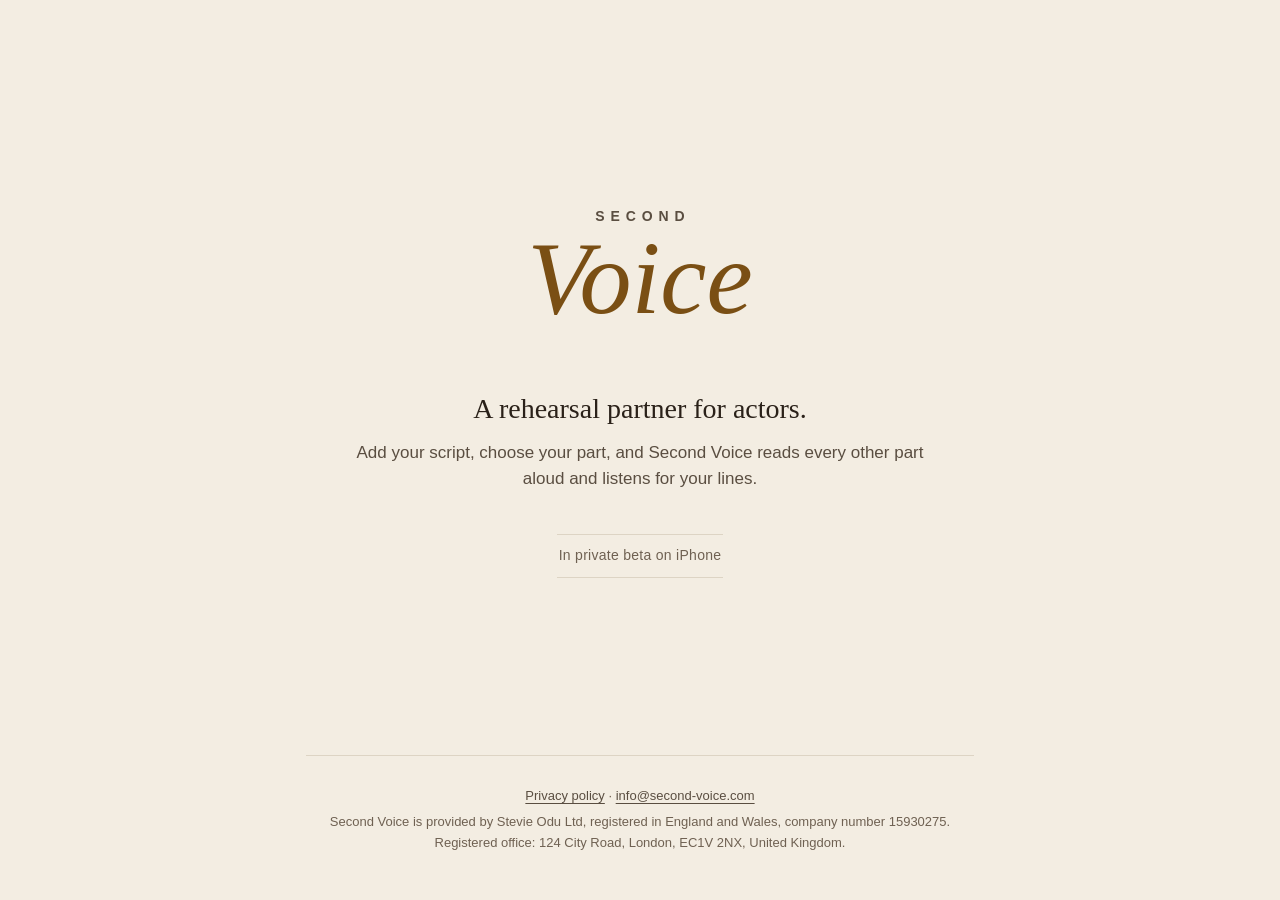
<file: index.html>
<!doctype html>
<html lang="en-GB">
<head>
<meta charset="utf-8">
<meta name="viewport" content="width=device-width, initial-scale=1">
<meta http-equiv="Content-Security-Policy" content="default-src 'none'; style-src 'self'; img-src 'self'; base-uri 'none'; form-action 'none'">
<meta name="referrer" content="no-referrer">
<meta name="description" content="Second Voice is a rehearsal partner for actors: it reads every other part aloud and listens for your lines.">
<title>Second Voice</title>
<link rel="stylesheet" href="styles.css">
</head>
<body class="home">
<main class="hero">
  <h1 class="mark" aria-label="Second Voice"><span class="mark-top">SECOND</span><span class="mark-bottom">Voice</span></h1>
  <p class="lede">A rehearsal partner for actors.</p>
  <p class="sub">Add your script, choose your part, and Second Voice reads every other part aloud and listens for your lines.</p>
  <p class="status">In private beta on iPhone</p>
</main>
<footer class="foot">
<p><a href="privacy/">Privacy policy</a> · <a href="mailto:info@second-voice.com">info@second-voice.com</a></p>
<p>Second Voice is provided by Stevie Odu Ltd, registered in England and Wales, company number 15930275.<br>Registered office: 124 City Road, London, EC1V 2NX, United Kingdom.</p>
</footer>
</body>
</html>
</file>
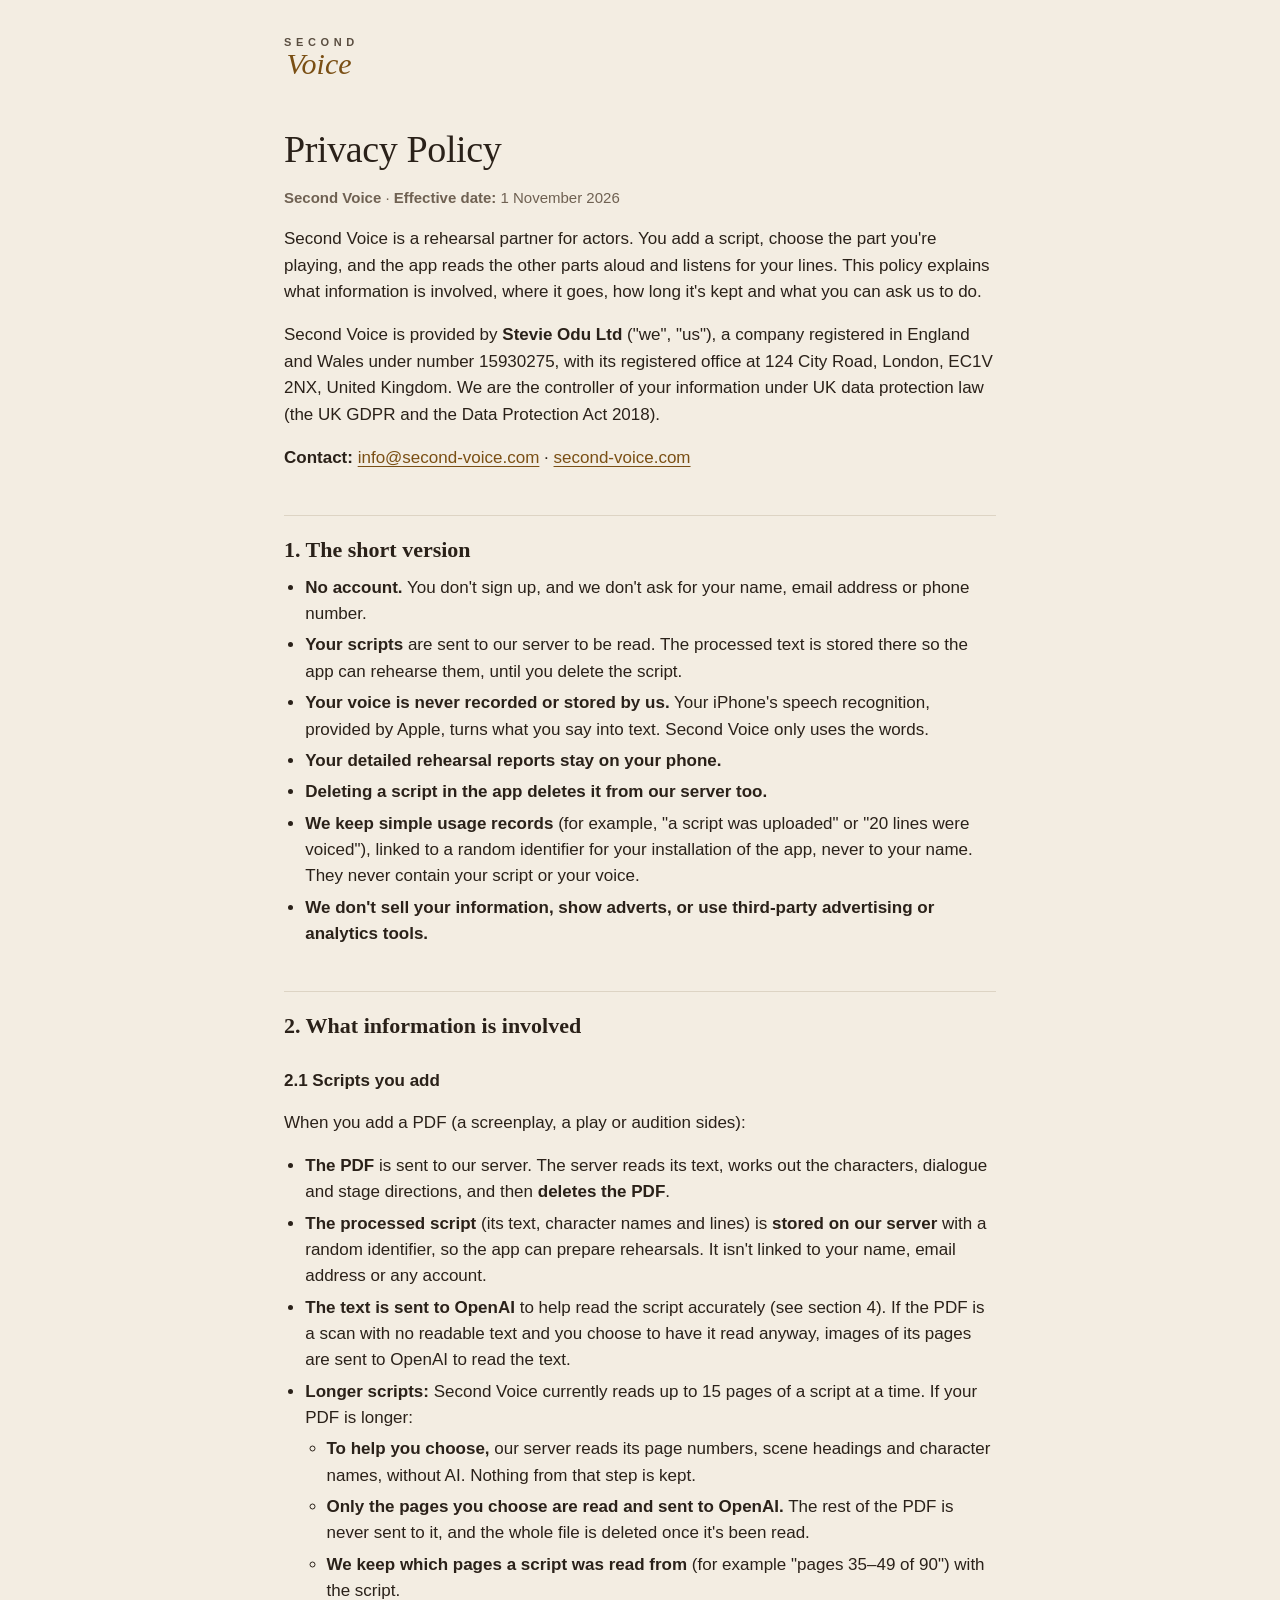
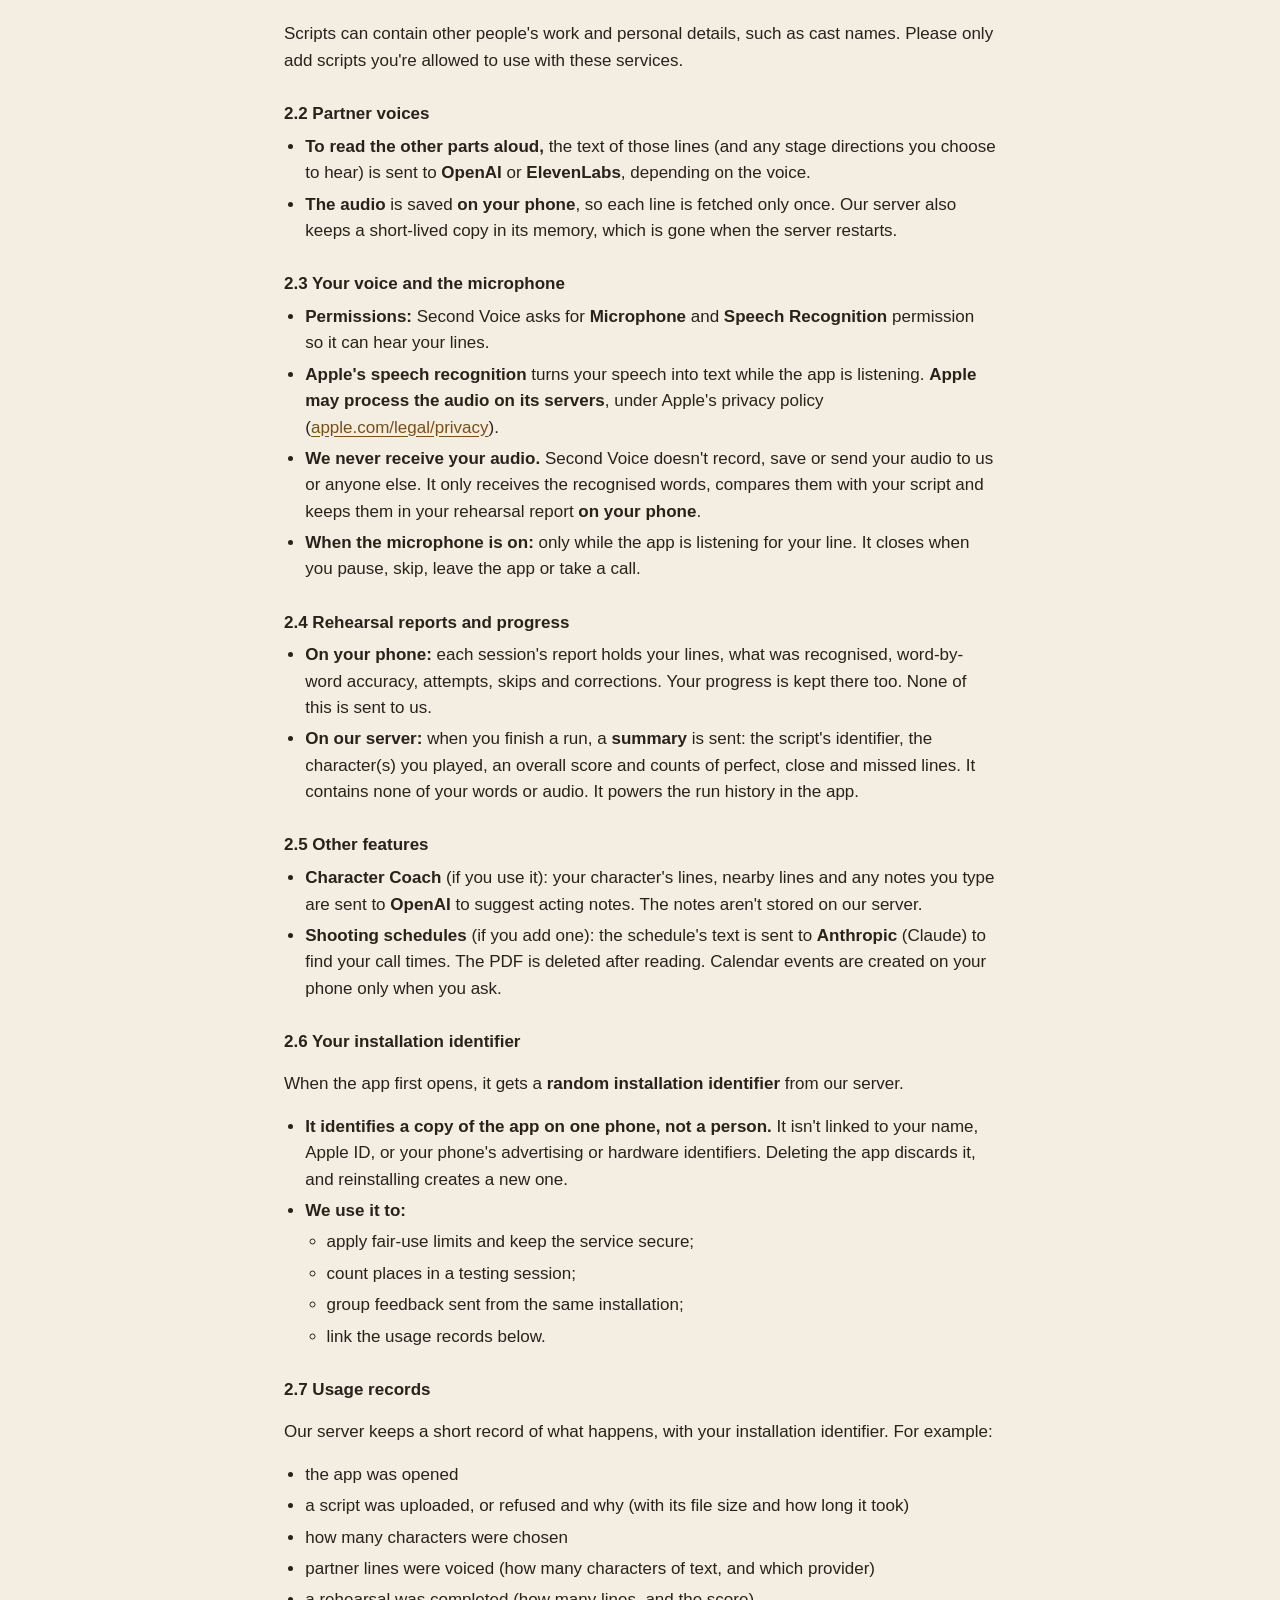
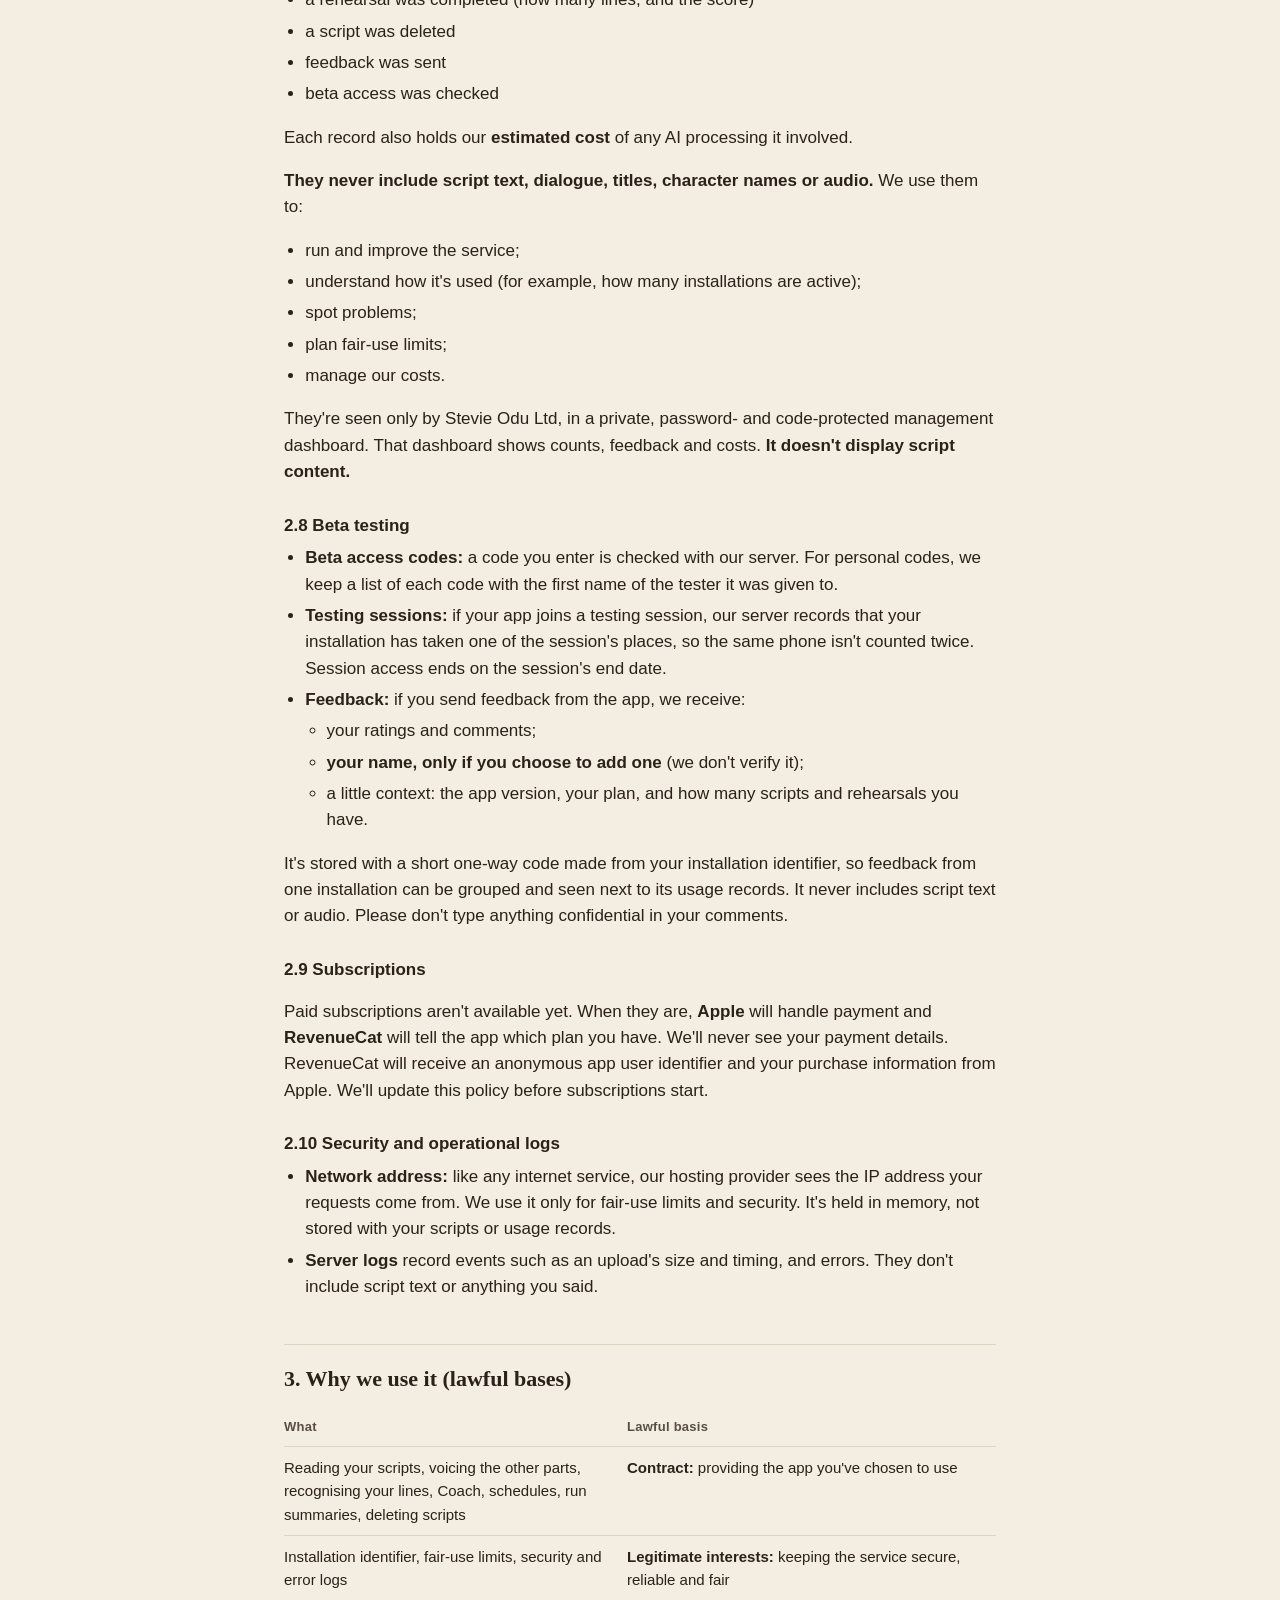
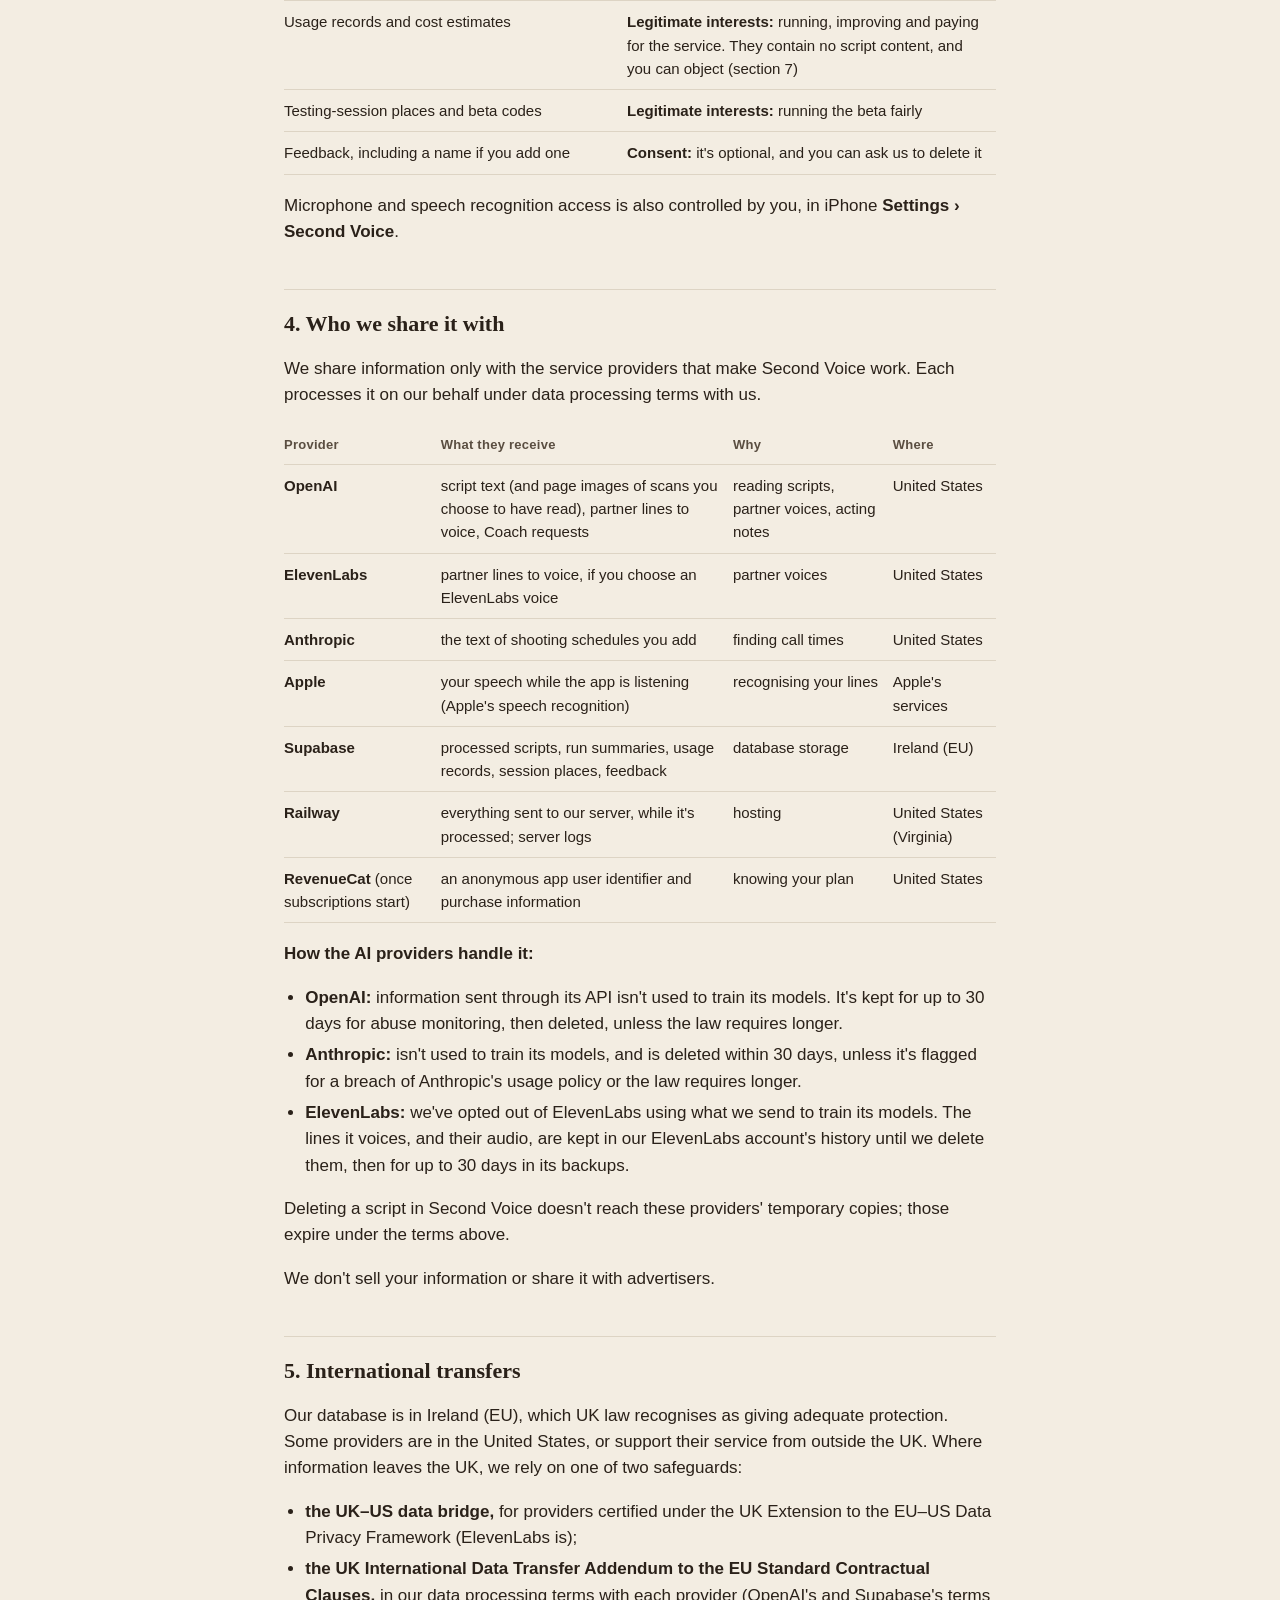
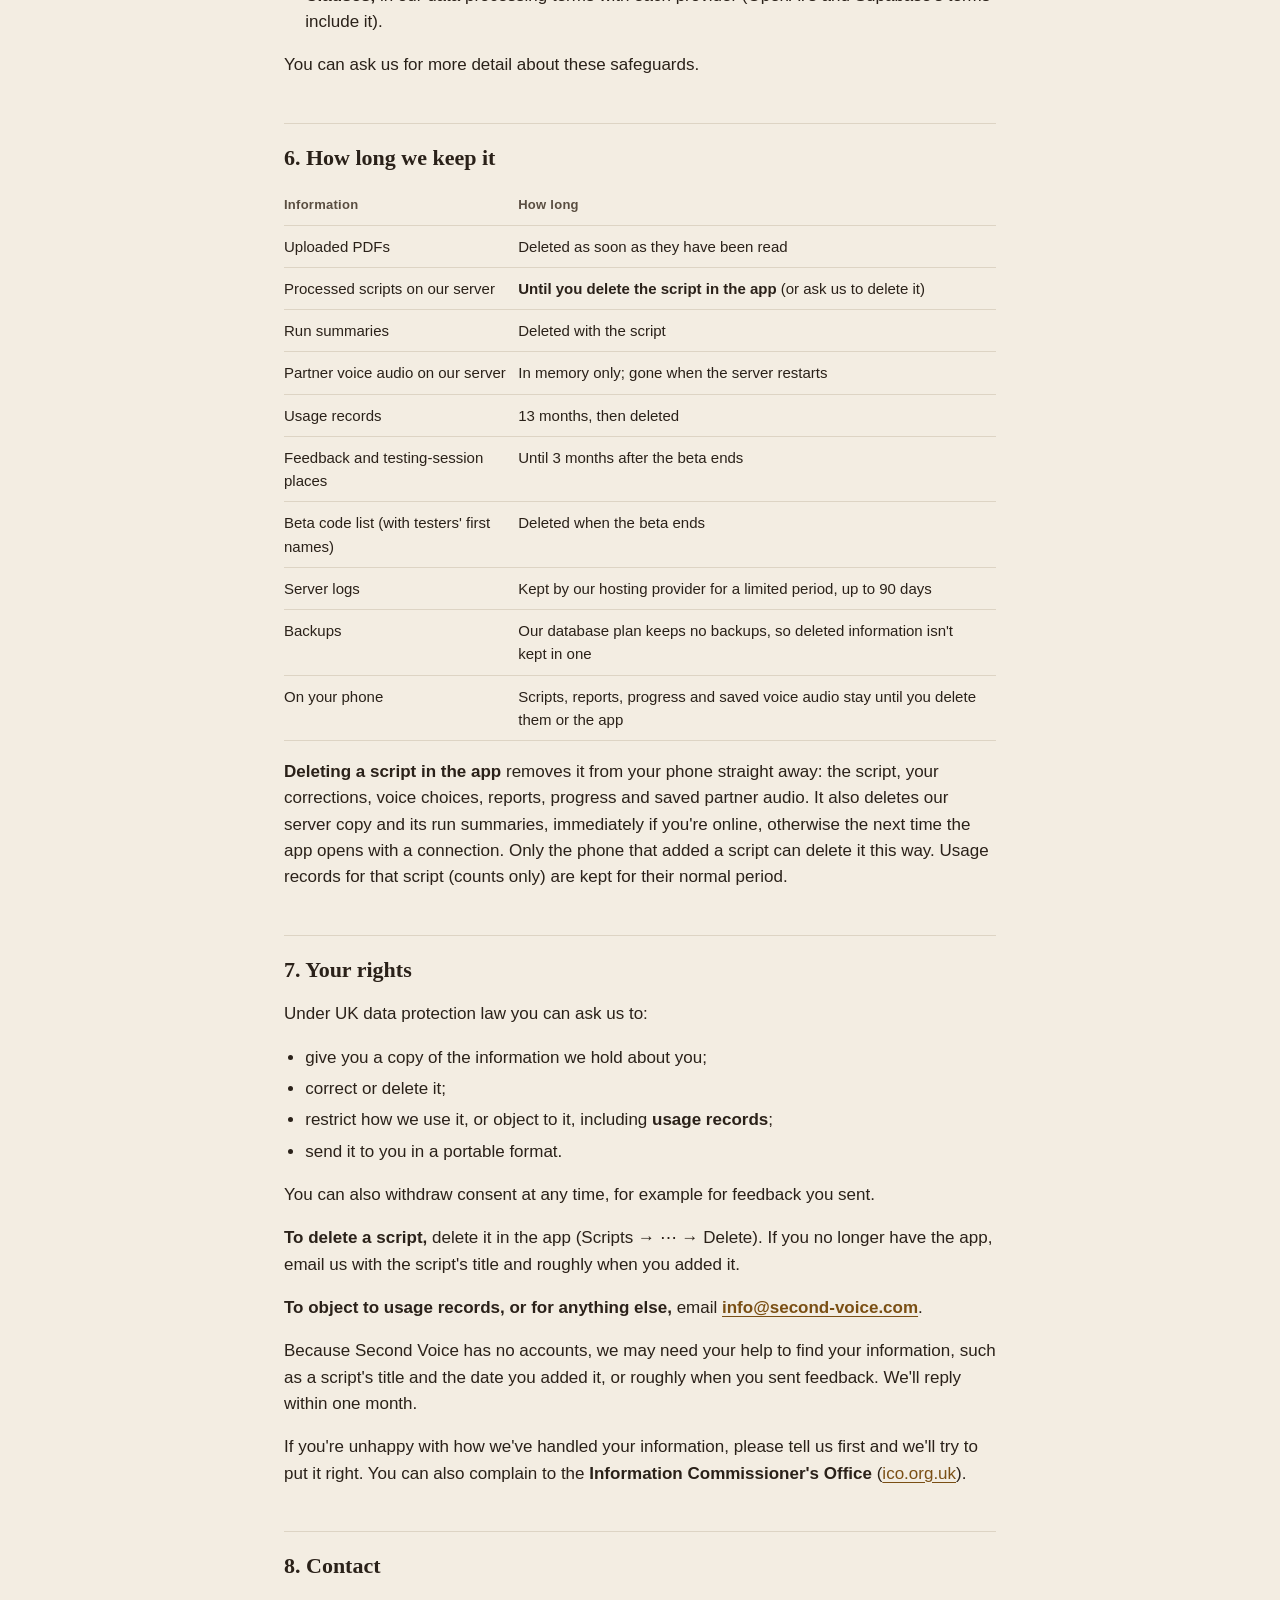
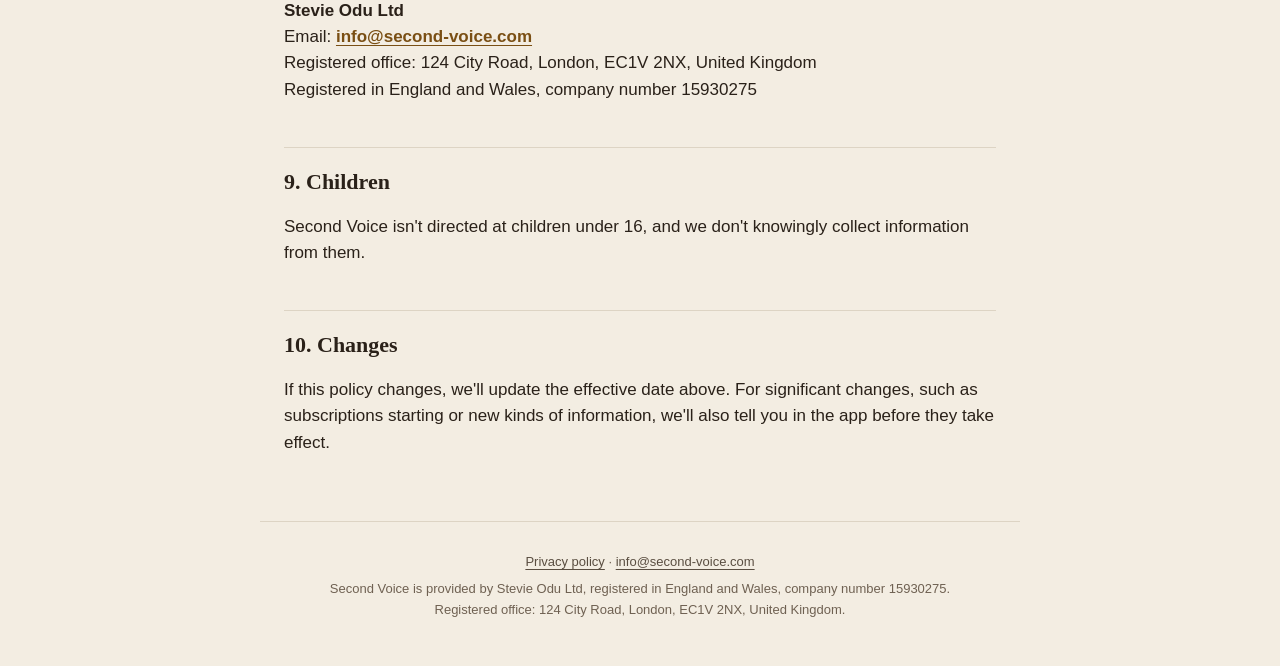
<file: privacy/index.html>
<!doctype html>
<html lang="en-GB">
<head>
<meta charset="utf-8">
<meta name="viewport" content="width=device-width, initial-scale=1">
<meta http-equiv="Content-Security-Policy" content="default-src 'none'; style-src 'self'; img-src 'self'; base-uri 'none'; form-action 'none'">
<meta name="referrer" content="no-referrer">
<title>Privacy policy · Second Voice</title>
<link rel="stylesheet" href="../styles.css">
</head>
<body>
<header class="bar"><a class="mark" href="../" aria-label="Second Voice home"><span class="mark-top">SECOND</span><span class="mark-bottom">Voice</span></a></header>
<main class="doc">
<h1>Privacy Policy</h1>
<p><strong>Second Voice</strong> · <strong>Effective date:</strong> 1 November 2026</p>
<p>Second Voice is a rehearsal partner for actors. You add a script, choose the part you're playing, and the app reads the other parts aloud and listens for your lines. This policy explains what information is involved, where it goes, how long it's kept and what you can ask us to do.</p>
<p>Second Voice is provided by <strong>Stevie Odu Ltd</strong> ("we", "us"), a company registered in England and Wales under number 15930275, with its registered office at 124 City Road, London, EC1V 2NX, United Kingdom. We are the controller of your information under UK data protection law (the UK GDPR and the Data Protection Act 2018).</p>
<p><strong>Contact:</strong> <a href="mailto:info@second-voice.com">info@second-voice.com</a> · <a href="https://second-voice.com">second-voice.com</a></p>
<h2>1. The short version</h2>
<ul>
<li><strong>No account.</strong> You don't sign up, and we don't ask for your name, email address or phone number.
</li>
<li><strong>Your scripts</strong> are sent to our server to be read. The processed text is stored there so the app can rehearse them, until you delete the script.
</li>
<li><strong>Your voice is never recorded or stored by us.</strong> Your iPhone's speech recognition, provided by Apple, turns what you say into text. Second Voice only uses the words.
</li>
<li><strong>Your detailed rehearsal reports stay on your phone.</strong>
</li>
<li><strong>Deleting a script in the app deletes it from our server too.</strong>
</li>
<li><strong>We keep simple usage records</strong> (for example, "a script was uploaded" or "20 lines were voiced"), linked to a random identifier for your installation of the app, never to your name. They never contain your script or your voice.
</li>
<li><strong>We don't sell your information, show adverts, or use third-party advertising or analytics tools.</strong>
</li></ul>
<h2>2. What information is involved</h2>
<h3>2.1 Scripts you add</h3>
<p>When you add a PDF (a screenplay, a play or audition sides):</p>
<ul>
<li><strong>The PDF</strong> is sent to our server. The server reads its text, works out the characters, dialogue and stage directions, and then <strong>deletes the PDF</strong>.
</li>
<li><strong>The processed script</strong> (its text, character names and lines) is <strong>stored on our server</strong> with a random identifier, so the app can prepare rehearsals. It isn't linked to your name, email address or any account.
</li>
<li><strong>The text is sent to OpenAI</strong> to help read the script accurately (see section 4). If the PDF is a scan with no readable text and you choose to have it read anyway, images of its pages are sent to OpenAI to read the text.
</li>
<li><strong>Longer scripts:</strong> Second Voice currently reads up to 15 pages of a script at a time. If your PDF is longer:
<ul>
<li><strong>To help you choose,</strong> our server reads its page numbers, scene headings and character names, without AI. Nothing from that step is kept.
</li>
<li><strong>Only the pages you choose are read and sent to OpenAI.</strong> The rest of the PDF is never sent to it, and the whole file is deleted once it's been read.
</li>
<li><strong>We keep which pages a script was read from</strong> (for example "pages 35–49 of 90") with the script.
</li></ul></li></ul>
<p>Scripts can contain other people's work and personal details, such as cast names. Please only add scripts you're allowed to use with these services.</p>
<h3>2.2 Partner voices</h3>
<ul>
<li><strong>To read the other parts aloud,</strong> the text of those lines (and any stage directions you choose to hear) is sent to <strong>OpenAI</strong> or <strong>ElevenLabs</strong>, depending on the voice.
</li>
<li><strong>The audio</strong> is saved <strong>on your phone</strong>, so each line is fetched only once. Our server also keeps a short-lived copy in its memory, which is gone when the server restarts.
</li></ul>
<h3>2.3 Your voice and the microphone</h3>
<ul>
<li><strong>Permissions:</strong> Second Voice asks for <strong>Microphone</strong> and <strong>Speech Recognition</strong> permission so it can hear your lines.
</li>
<li><strong>Apple's speech recognition</strong> turns your speech into text while the app is listening. <strong>Apple may process the audio on its servers</strong>, under Apple's privacy policy (<a href="https://www.apple.com/legal/privacy/">apple.com/legal/privacy</a>).
</li>
<li><strong>We never receive your audio.</strong> Second Voice doesn't record, save or send your audio to us or anyone else. It only receives the recognised words, compares them with your script and keeps them in your rehearsal report <strong>on your phone</strong>.
</li>
<li><strong>When the microphone is on:</strong> only while the app is listening for your line. It closes when you pause, skip, leave the app or take a call.
</li></ul>
<h3>2.4 Rehearsal reports and progress</h3>
<ul>
<li><strong>On your phone:</strong> each session's report holds your lines, what was recognised, word-by-word accuracy, attempts, skips and corrections. Your progress is kept there too. None of this is sent to us.
</li>
<li><strong>On our server:</strong> when you finish a run, a <strong>summary</strong> is sent: the script's identifier, the character(s) you played, an overall score and counts of perfect, close and missed lines. It contains none of your words or audio. It powers the run history in the app.
</li></ul>
<h3>2.5 Other features</h3>
<ul>
<li><strong>Character Coach</strong> (if you use it): your character's lines, nearby lines and any notes you type are sent to <strong>OpenAI</strong> to suggest acting notes. The notes aren't stored on our server.
</li>
<li><strong>Shooting schedules</strong> (if you add one): the schedule's text is sent to <strong>Anthropic</strong> (Claude) to find your call times. The PDF is deleted after reading. Calendar events are created on your phone only when you ask.
</li></ul>
<h3>2.6 Your installation identifier</h3>
<p>When the app first opens, it gets a <strong>random installation identifier</strong> from our server.</p>
<ul>
<li><strong>It identifies a copy of the app on one phone, not a person.</strong> It isn't linked to your name, Apple ID, or your phone's advertising or hardware identifiers. Deleting the app discards it, and reinstalling creates a new one.
</li>
<li><strong>We use it to:</strong>
<ul>
<li>apply fair-use limits and keep the service secure;
</li>
<li>count places in a testing session;
</li>
<li>group feedback sent from the same installation;
</li>
<li>link the usage records below.
</li></ul></li></ul>
<h3>2.7 Usage records</h3>
<p>Our server keeps a short record of what happens, with your installation identifier. For example:</p>
<ul>
<li>the app was opened
</li>
<li>a script was uploaded, or refused and why (with its file size and how long it took)
</li>
<li>how many characters were chosen
</li>
<li>partner lines were voiced (how many characters of text, and which provider)
</li>
<li>a rehearsal was completed (how many lines, and the score)
</li>
<li>a script was deleted
</li>
<li>feedback was sent
</li>
<li>beta access was checked
</li></ul>
<p>Each record also holds our <strong>estimated cost</strong> of any AI processing it involved.</p>
<p><strong>They never include script text, dialogue, titles, character names or audio.</strong> We use them to:</p>
<ul>
<li>run and improve the service;
</li>
<li>understand how it's used (for example, how many installations are active);
</li>
<li>spot problems;
</li>
<li>plan fair-use limits;
</li>
<li>manage our costs.
</li></ul>
<p>They're seen only by Stevie Odu Ltd, in a private, password- and code-protected management dashboard. That dashboard shows counts, feedback and costs. <strong>It doesn't display script content.</strong></p>
<h3>2.8 Beta testing</h3>
<ul>
<li><strong>Beta access codes:</strong> a code you enter is checked with our server. For personal codes, we keep a list of each code with the first name of the tester it was given to.
</li>
<li><strong>Testing sessions:</strong> if your app joins a testing session, our server records that your installation has taken one of the session's places, so the same phone isn't counted twice. Session access ends on the session's end date.
</li>
<li><strong>Feedback:</strong> if you send feedback from the app, we receive:
<ul>
<li>your ratings and comments;
</li>
<li><strong>your name, only if you choose to add one</strong> (we don't verify it);
</li>
<li>a little context: the app version, your plan, and how many scripts and rehearsals you have.
</li></ul></li></ul>
<p>It's stored with a short one-way code made from your installation identifier, so feedback from one installation can be grouped and seen next to its usage records. It never includes script text or audio. Please don't type anything confidential in your comments.</p>
<h3>2.9 Subscriptions</h3>
<p>Paid subscriptions aren't available yet. When they are, <strong>Apple</strong> will handle payment and <strong>RevenueCat</strong> will tell the app which plan you have. We'll never see your payment details. RevenueCat will receive an anonymous app user identifier and your purchase information from Apple. We'll update this policy before subscriptions start.</p>
<h3>2.10 Security and operational logs</h3>
<ul>
<li><strong>Network address:</strong> like any internet service, our hosting provider sees the IP address your requests come from. We use it only for fair-use limits and security. It's held in memory, not stored with your scripts or usage records.
</li>
<li><strong>Server logs</strong> record events such as an upload's size and timing, and errors. They don't include script text or anything you said.
</li></ul>
<h2>3. Why we use it (lawful bases)</h2>
<div class="table"><table><thead><tr><th>What</th><th>Lawful basis</th></tr></thead><tbody><tr><td>Reading your scripts, voicing the other parts, recognising your lines, Coach, schedules, run summaries, deleting scripts</td><td><strong>Contract:</strong> providing the app you've chosen to use</td></tr><tr><td>Installation identifier, fair-use limits, security and error logs</td><td><strong>Legitimate interests:</strong> keeping the service secure, reliable and fair</td></tr><tr><td>Usage records and cost estimates</td><td><strong>Legitimate interests:</strong> running, improving and paying for the service. They contain no script content, and you can object (section 7)</td></tr><tr><td>Testing-session places and beta codes</td><td><strong>Legitimate interests:</strong> running the beta fairly</td></tr><tr><td>Feedback, including a name if you add one</td><td><strong>Consent:</strong> it's optional, and you can ask us to delete it</td></tr></tbody></table></div>
<p>Microphone and speech recognition access is also controlled by you, in iPhone <strong>Settings › Second Voice</strong>.</p>
<h2>4. Who we share it with</h2>
<p>We share information only with the service providers that make Second Voice work. Each processes it on our behalf under data processing terms with us.</p>
<div class="table"><table><thead><tr><th>Provider</th><th>What they receive</th><th>Why</th><th>Where</th></tr></thead><tbody><tr><td><strong>OpenAI</strong></td><td>script text (and page images of scans you choose to have read), partner lines to voice, Coach requests</td><td>reading scripts, partner voices, acting notes</td><td>United States</td></tr><tr><td><strong>ElevenLabs</strong></td><td>partner lines to voice, if you choose an ElevenLabs voice</td><td>partner voices</td><td>United States</td></tr><tr><td><strong>Anthropic</strong></td><td>the text of shooting schedules you add</td><td>finding call times</td><td>United States</td></tr><tr><td><strong>Apple</strong></td><td>your speech while the app is listening (Apple's speech recognition)</td><td>recognising your lines</td><td>Apple's services</td></tr><tr><td><strong>Supabase</strong></td><td>processed scripts, run summaries, usage records, session places, feedback</td><td>database storage</td><td>Ireland (EU)</td></tr><tr><td><strong>Railway</strong></td><td>everything sent to our server, while it's processed; server logs</td><td>hosting</td><td>United States (Virginia)</td></tr><tr><td><strong>RevenueCat</strong> (once subscriptions start)</td><td>an anonymous app user identifier and purchase information</td><td>knowing your plan</td><td>United States</td></tr></tbody></table></div>
<p><strong>How the AI providers handle it:</strong></p>
<ul>
<li><strong>OpenAI:</strong> information sent through its API isn't used to train its models. It's kept for up to 30 days for abuse monitoring, then deleted, unless the law requires longer.
</li>
<li><strong>Anthropic:</strong> isn't used to train its models, and is deleted within 30 days, unless it's flagged for a breach of Anthropic's usage policy or the law requires longer.
</li>
<li><strong>ElevenLabs:</strong> we've opted out of ElevenLabs using what we send to train its models. The lines it voices, and their audio, are kept in our ElevenLabs account's history until we delete them, then for up to 30 days in its backups.
</li></ul>
<p>Deleting a script in Second Voice doesn't reach these providers' temporary copies; those expire under the terms above.</p>
<p>We don't sell your information or share it with advertisers.</p>
<h2>5. International transfers</h2>
<p>Our database is in Ireland (EU), which UK law recognises as giving adequate protection. Some providers are in the United States, or support their service from outside the UK. Where information leaves the UK, we rely on one of two safeguards:</p>
<ul>
<li><strong>the UK–US data bridge,</strong> for providers certified under the UK Extension to the EU–US Data Privacy Framework (ElevenLabs is);
</li>
<li><strong>the UK International Data Transfer Addendum to the EU Standard Contractual Clauses,</strong> in our data processing terms with each provider (OpenAI's and Supabase's terms include it).
</li></ul>
<p>You can ask us for more detail about these safeguards.</p>
<h2>6. How long we keep it</h2>
<div class="table"><table><thead><tr><th>Information</th><th>How long</th></tr></thead><tbody><tr><td>Uploaded PDFs</td><td>Deleted as soon as they have been read</td></tr><tr><td>Processed scripts on our server</td><td><strong>Until you delete the script in the app</strong> (or ask us to delete it)</td></tr><tr><td>Run summaries</td><td>Deleted with the script</td></tr><tr><td>Partner voice audio on our server</td><td>In memory only; gone when the server restarts</td></tr><tr><td>Usage records</td><td>13 months, then deleted</td></tr><tr><td>Feedback and testing-session places</td><td>Until 3 months after the beta ends</td></tr><tr><td>Beta code list (with testers' first names)</td><td>Deleted when the beta ends</td></tr><tr><td>Server logs</td><td>Kept by our hosting provider for a limited period, up to 90 days</td></tr><tr><td>Backups</td><td>Our database plan keeps no backups, so deleted information isn't kept in one</td></tr><tr><td>On your phone</td><td>Scripts, reports, progress and saved voice audio stay until you delete them or the app</td></tr></tbody></table></div>
<p><strong>Deleting a script in the app</strong> removes it from your phone straight away: the script, your corrections, voice choices, reports, progress and saved partner audio. It also deletes our server copy and its run summaries, immediately if you're online, otherwise the next time the app opens with a connection. Only the phone that added a script can delete it this way. Usage records for that script (counts only) are kept for their normal period.</p>
<h2>7. Your rights</h2>
<p>Under UK data protection law you can ask us to:</p>
<ul>
<li>give you a copy of the information we hold about you;
</li>
<li>correct or delete it;
</li>
<li>restrict how we use it, or object to it, including <strong>usage records</strong>;
</li>
<li>send it to you in a portable format.
</li></ul>
<p>You can also withdraw consent at any time, for example for feedback you sent.</p>
<p><strong>To delete a script,</strong> delete it in the app (Scripts → ⋯ → Delete). If you no longer have the app, email us with the script's title and roughly when you added it.</p>
<p><strong>To object to usage records, or for anything else,</strong> email <strong><a href="mailto:info@second-voice.com">info@second-voice.com</a></strong>.</p>
<p>Because Second Voice has no accounts, we may need your help to find your information, such as a script's title and the date you added it, or roughly when you sent feedback. We'll reply within one month.</p>
<p>If you're unhappy with how we've handled your information, please tell us first and we'll try to put it right. You can also complain to the <strong>Information Commissioner's Office</strong> (<a href="https://ico.org.uk">ico.org.uk</a>).</p>
<h2>8. Contact</h2>
<p><strong>Stevie Odu Ltd</strong><br>
Email: <strong><a href="mailto:info@second-voice.com">info@second-voice.com</a></strong><br>
Registered office: 124 City Road, London, EC1V 2NX, United Kingdom<br>
Registered in England and Wales, company number 15930275</p>
<h2>9. Children</h2>
<p>Second Voice isn't directed at children under 16, and we don't knowingly collect information from them.</p>
<h2>10. Changes</h2>
<p>If this policy changes, we'll update the effective date above. For significant changes, such as subscriptions starting or new kinds of information, we'll also tell you in the app before they take effect.</p>
</main>
<footer class="foot">
<p><a href="../privacy/">Privacy policy</a> · <a href="mailto:info@second-voice.com">info@second-voice.com</a></p>
<p>Second Voice is provided by Stevie Odu Ltd, registered in England and Wales, company number 15930275.<br>Registered office: 124 City Road, London, EC1V 2NX, United Kingdom.</p>
</footer>
</body>
</html>
</file>
<file: styles.css>
/* Second Voice website: the app's colours, light and dark, no external resources. */
:root {
  --bg: #F3EDE2; --surface: #FDFAF5; --text: #2A2119; --text-2: #5A4E41; --muted: #6F6152;
  --line: #DDD4C4; --accent: #7A4F14;
  --display: "Bodoni 72", "Bodoni Moda", Didot, "Bodoni MT", Georgia, serif;
  --serif: ui-serif, "New York", Georgia, "Times New Roman", serif;
  --sans: -apple-system, BlinkMacSystemFont, "SF Pro Text", "Helvetica Neue", Arial, sans-serif;
  color-scheme: light dark;
}
@media (prefers-color-scheme: dark) {
  :root { --bg: #110E0B; --surface: #1B1713; --text: #EFE6D4; --text-2: #C2B49C; --muted: #A5967F;
          --line: #302C24; --accent: #DDAE62; }
}
* { box-sizing: border-box; }
html { -webkit-text-size-adjust: 100%; }
body { margin: 0; background: var(--bg); color: var(--text); font: 17px/1.55 var(--sans); }
a { color: var(--accent); text-underline-offset: 3px; }
a:focus-visible { outline: 2px solid var(--accent); outline-offset: 3px; border-radius: 2px; }

/* Wordmark: SECOND in tracked capitals above Voice in Bodoni italic (as in the app). */
.mark { display: inline-flex; flex-direction: column; align-items: center; text-decoration: none; color: var(--text); line-height: 1; }
.mark-top { font: 600 11px/1 var(--sans); letter-spacing: .42em; margin-right: -.42em; color: var(--text-2); }
.mark-bottom { font: italic 400 30px/1.05 var(--display); color: var(--accent); }

.bar { max-width: 760px; margin: 0 auto; padding: 28px 24px 8px; }

/* Home */
.home { min-height: 100vh; display: flex; flex-direction: column; }
.hero { flex: 1; display: flex; flex-direction: column; justify-content: center; align-items: center; text-align: center;
        padding: 72px 24px 48px; max-width: 640px; margin: 0 auto; }
.hero .mark-top { font-size: 14px; }
.hero .mark-bottom { font-size: clamp(64px, 16vw, 104px); }
.lede { font: 400 clamp(22px, 4.6vw, 28px)/1.3 var(--serif); margin: 36px 0 12px; }
.sub { color: var(--text-2); margin: 0 0 28px; max-width: 34em; }
.status { display: inline-block; font-size: 14px; color: var(--muted); border-top: 1px solid var(--line); border-bottom: 1px solid var(--line);
          padding: 10px 2px; letter-spacing: .02em; }

/* Documents */
.doc { max-width: 760px; margin: 0 auto; padding: 8px 24px 48px; }
.doc h1 { font: 500 clamp(30px, 6vw, 38px)/1.15 var(--serif); margin: 32px 0 6px; letter-spacing: -.01em; }
.doc h1 + p { color: var(--muted); font-size: 15px; }
.doc h2 { font: 600 22px/1.3 var(--serif); margin: 44px 0 10px; padding-top: 20px; border-top: 1px solid var(--line); }
.doc h3 { font: 600 17px/1.4 var(--sans); margin: 28px 0 6px; }
.doc p, .doc li { color: var(--text); }
.doc ul { padding-left: 1.25em; margin: 8px 0 14px; }
.doc li { margin: 5px 0; }
.doc li > ul { margin: 4px 0; }
.doc code { font: 14px ui-monospace, Menlo, monospace; background: var(--surface); padding: 1px 4px; border-radius: 3px; }
.table { overflow-x: auto; margin: 14px 0 18px; -webkit-overflow-scrolling: touch; }
table { border-collapse: collapse; width: 100%; font-size: 15px; min-width: 520px; }
th, td { text-align: left; vertical-align: top; padding: 9px 12px 9px 0; border-bottom: 1px solid var(--line); }
th { font-weight: 600; color: var(--text-2); font-size: 13px; letter-spacing: .02em; }

.foot { max-width: 760px; margin: 0 auto; padding: 24px 24px 40px; border-top: 1px solid var(--line);
        font-size: 13px; line-height: 1.6; color: var(--muted); text-align: center; }
.foot p { margin: 6px 0; }
.foot a { color: var(--text-2); }
</file>
